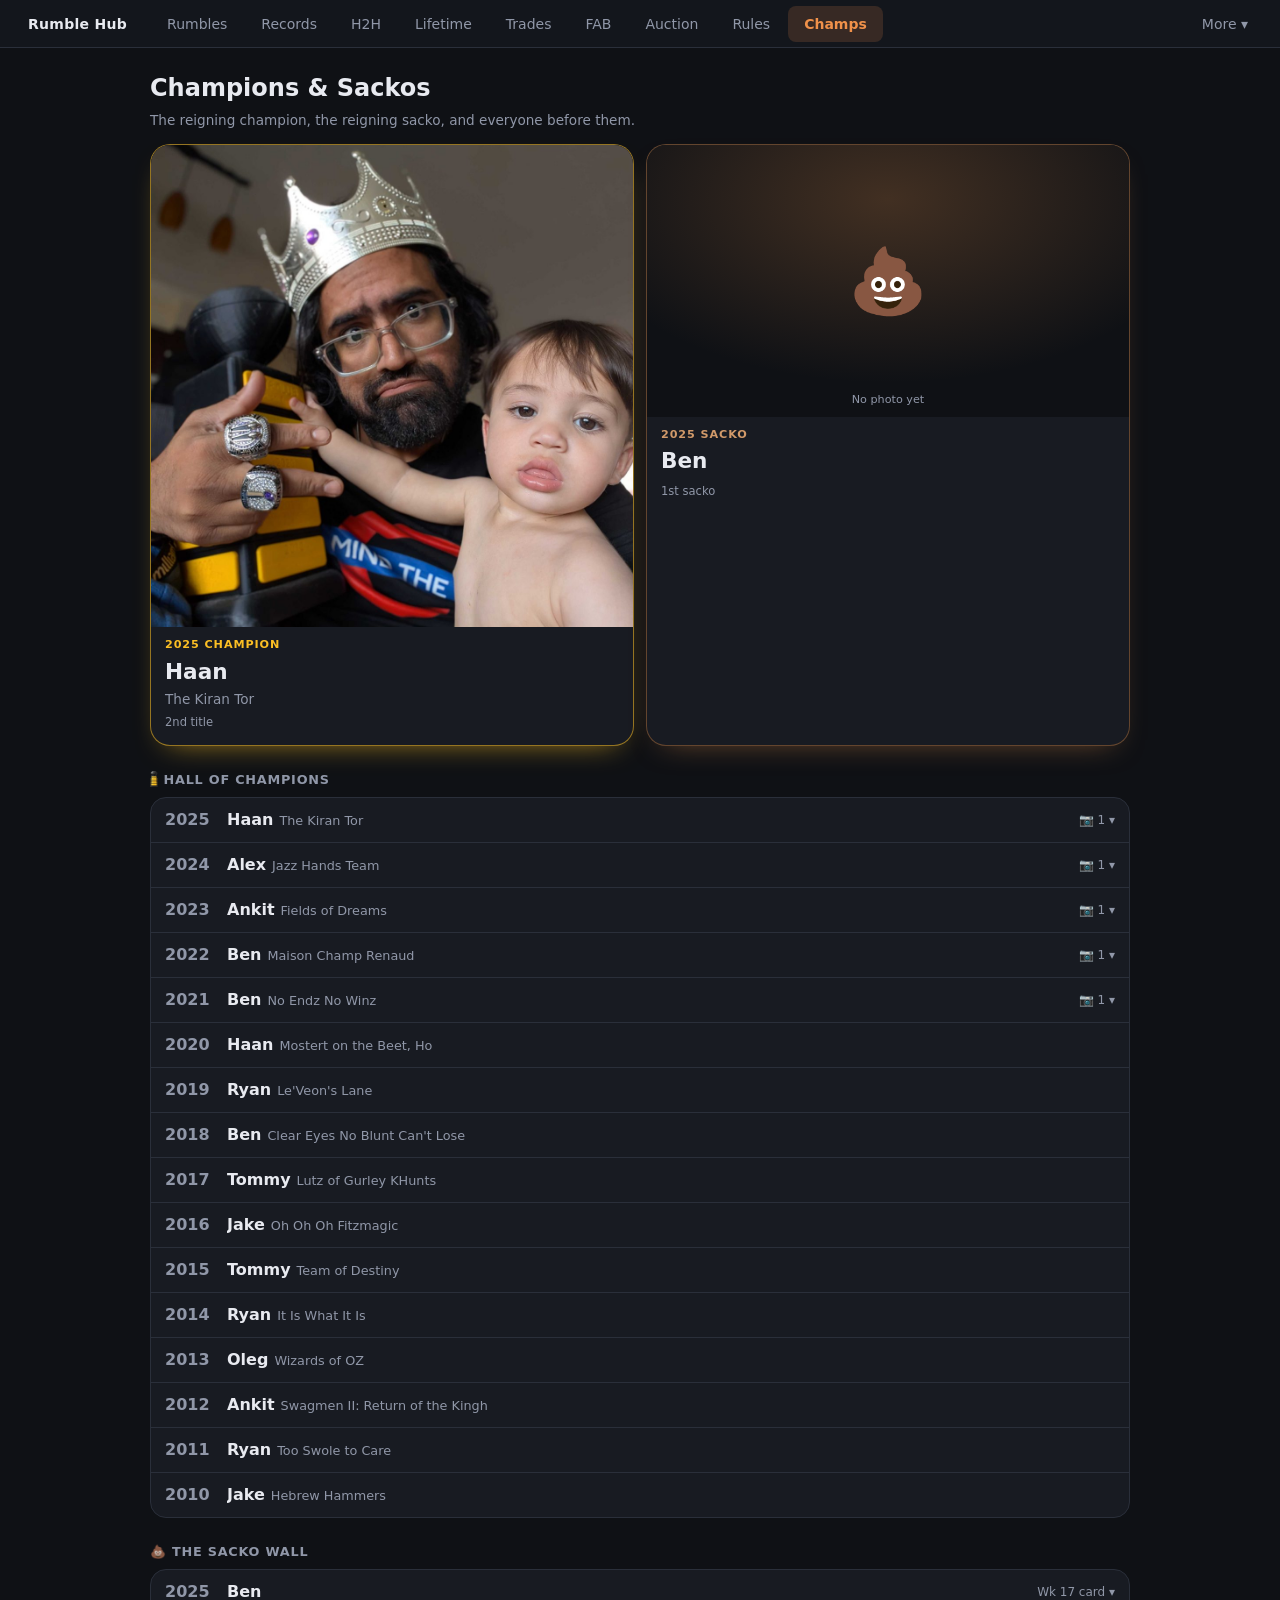
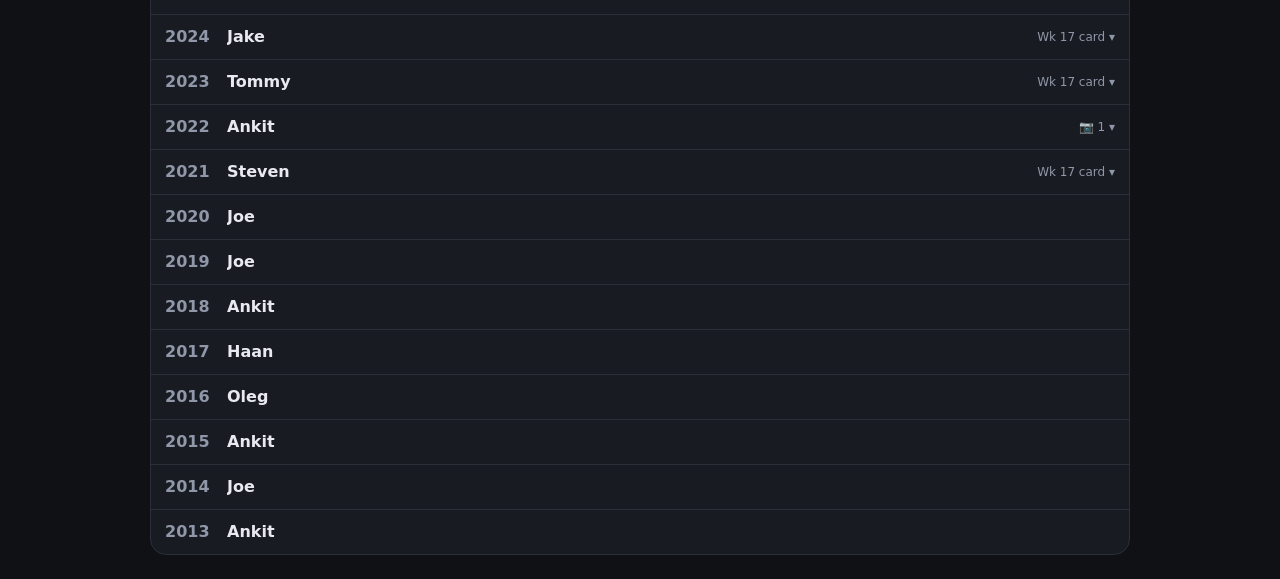
<file: champions/index.html>
<!doctype html>
<html lang="en"><head><meta charset="utf-8">
<meta name="viewport" content="width=device-width, initial-scale=1, viewport-fit=cover">
<title>Champions &amp; Sackos</title>
<link rel="stylesheet" href="/shell/tokens.css">
<style>
  .dtf-wrap { max-width: 980px; margin: 0 auto; padding: 14px 16px 24px; }
  h1 { margin: 4px 0 2px; font-size: 1.5rem; }
  .sub { margin: 0 0 14px; color: var(--dtf-dim); font-size: .85rem; }
  .hero { display: grid; grid-template-columns: 1fr; gap: 12px; }
  @media (min-width: 700px) { .hero { grid-template-columns: 1fr 1fr; } }
  .card { --c: #fbbf24; position: relative; overflow: hidden; border-radius: 20px; border: 1.5px solid color-mix(in srgb, var(--c) 55%, transparent); background: var(--dtf-panel); box-shadow: 0 12px 30px -18px color-mix(in srgb, var(--c) 80%, transparent); }
  .card.sacko { --c: #a0683a; }
  .shot { position: relative; aspect-ratio: 16 / 9; width: 100%; display: flex; align-items: center; justify-content: center; font-size: 4rem; background: radial-gradient(90% 90% at 50% 20%, color-mix(in srgb, var(--c) 35%, transparent), transparent 75%), var(--dtf-bg, #0f1115); }
  .shot:not(.none) { aspect-ratio: 1 / 1; }
  .shot img { width: 100%; height: 100%; object-fit: cover; object-position: 50% 40%; display: block; }
  .shot.none small { position: absolute; bottom: 8px; left: 0; right: 0; text-align: center; font-size: .7rem; color: var(--dtf-dim); }
  .cap { padding: 10px 14px 12px; }
  .kick { font-size: .7rem; font-weight: 800; letter-spacing: .08em; text-transform: uppercase; color: var(--c); }
  .card.sacko .kick { color: #d19a6a; }
  .who { margin: 2px 0 0; font-size: 1.35rem; font-weight: 800; }
  .team { color: var(--dtf-dim); font-size: .85rem; }
  .tally { display: inline-block; margin-top: 4px; font-size: .72rem; color: var(--dtf-dim); }
  h2 { margin: 22px 2px 6px; font-size: 1rem; }
  .tr { height: 1.25em; width: auto; vertical-align: -.25em; }
  .shot .tr { height: 78%; vertical-align: baseline; filter: drop-shadow(0 6px 14px rgba(0,0,0,.5)); }
  .list { border: 1px solid var(--dtf-border); border-radius: 16px; background: var(--dtf-panel); overflow: hidden; }
  .item { border-top: 1px solid var(--dtf-border); }
  .item:first-child { border-top: 0; }
  .item > summary, .item > .line { display: grid; grid-template-columns: 52px minmax(0, 1fr) auto; gap: 10px; align-items: center; padding: 10px 14px; list-style: none; }
  .item > summary { cursor: pointer; }
  .item > summary::-webkit-details-marker { display: none; }
  .yr { font-weight: 800; color: var(--dtf-dim); }
  .nm { font-weight: 700; min-width: 0; overflow: hidden; text-overflow: ellipsis; white-space: nowrap; }
  .nm i { font-style: normal; font-weight: 400; color: var(--dtf-dim); font-size: .8rem; margin-left: 6px; }
  .cam { font-size: .75rem; color: var(--dtf-dim); }
  .item[open] > summary .cam::after { content: " ▴"; } .item:not([open]) > summary .cam::after { content: " ▾"; }
  .you { margin-left: 6px; padding: 1px 6px; border-radius: 8px; background: #fbbf24; color: #0f1115; font-size: .62rem; font-weight: 800; }
  .pics { display: grid; grid-template-columns: repeat(auto-fill, minmax(150px, 1fr)); gap: 8px; padding: 0 14px 14px; }
  .pics figure { margin: 0; }
  .pics img { width: 100%; border-radius: 12px; display: block; aspect-ratio: 3 / 4; object-fit: cover; object-position: 50% 20%; background: #000; }
  .pics figcaption { margin-top: 3px; font-size: .72rem; color: var(--dtf-dim); }
  /* the finals-week Rumble card, squeezed to sit beside a photo: team, then the starters, then the total */
  .rcard { min-width: 0; border: 1px solid var(--dtf-border); border-radius: 12px; background: color-mix(in srgb, var(--dtf-bg) 55%, var(--dtf-panel)); padding: 7px 8px 6px; font-size: .66rem; line-height: 1.25; align-self: start; }
  .rch { display: flex; align-items: center; gap: 6px; padding-bottom: 5px; margin-bottom: 3px; border-bottom: 1px solid var(--dtf-border); }
  .rch .lg { flex: none; width: 28px; height: 28px; border-radius: 50%; object-fit: cover; background: #232a36; display: grid; place-items: center; font-weight: 800; font-size: .8rem; color: var(--dtf-dim); }
  .rct { min-width: 0; } .rct b { display: block; font-size: .74rem; overflow: hidden; text-overflow: ellipsis; white-space: nowrap; } .rct span { display: block; color: var(--dtf-dim); white-space: nowrap; overflow: hidden; text-overflow: ellipsis; }
  .rcl { display: grid; grid-template-columns: 22px minmax(0, 1fr) auto; gap: 4px; padding: 1px 0; } .rcl i { font-style: normal; color: var(--dtf-dim); } .rcl span { overflow: hidden; text-overflow: ellipsis; white-space: nowrap; } .rcl em { font-style: normal; font-variant-numeric: tabular-nums; }
  .rcf { display: flex; justify-content: space-between; gap: 6px; margin-top: 3px; padding-top: 4px; border-top: 1px solid var(--dtf-border); color: var(--dtf-dim); } .rcf b { color: var(--dtf-text); font-variant-numeric: tabular-nums; }
  .rcf .watch { color: var(--dtf-accent); font-weight: 700; text-decoration: none; white-space: nowrap; overflow: hidden; text-overflow: ellipsis; min-width: 0; }
  .hint { margin-top: 18px; font-size: .78rem; color: var(--dtf-dim); }
</style>
</head><body class="dtf-page"><div class="dtf-wrap">
<h1>Champions &amp; Sackos</h1>
<p class="sub">The reigning champion, the reigning sacko, and everyone before them.</p>
<div class="hero" id="hero"></div>
<h2><img class="tr" src="/shell/icons/trophy.png" alt="" decoding="async"> Hall of Champions</h2><div class="list" id="champs"></div>
<h2>💩 The Sacko Wall</h2><div class="list" id="sackos"></div>
<p class="hint" id="hint" hidden>Photos: send them to Claude with the year and champion / sacko, or add the files to <code>champions/photos/</code> and list them in <code>champions/data.json</code>.</p>
</div>
<script>
(function () {
  var $ = function (id) { return document.getElementById(id); };
  function esc(s) { return String(s == null ? '' : s).replace(/[&<>"]/g, function (c) { return { '&': '&amp;', '<': '&lt;', '>': '&gt;', '"': '&quot;' }[c]; }); }
  function me() { try { var v = JSON.parse(localStorage.getItem('dtf.me') || 'null'); return v && v.name || null; } catch (e) { return null; } }
  function ord(n) { var s = ['th', 'st', 'nd', 'rd'], v = n % 100; return n + (s[(v - 20) % 10] || s[v] || s[0]); }
  var CARDS = {};
  var cardsP = fetch('/champions/cards.json', { cache: 'no-cache' }).then(function (r) { return r.ok ? r.json() : {}; }).then(function (j) { CARDS = (j && j.seasons) || {}; }).catch(function () {});
  fetch('/champions/data.json', { cache: 'no-cache' }).then(function (r) { return r.json(); }).then(function (d) { return cardsP.then(function () { return d; }); }).then(function (d) {
    var seasons = (d.seasons || []).slice().sort(function (a, b) { return b.season - a.season; }), mine = me(), anyPhoto = false;
    function tally(kind, m, upTo) { return seasons.filter(function (s) { return s[kind] && s[kind].m === m && s.season <= upTo; }).length; }
    function you(m) { return m === mine ? '<span class="you">YOU</span>' : ''; }
    function card(kind, s) {
      var e = s[kind]; if (!e) return '';
      var photo = (e.photos || [])[0], isC = kind === 'champion', n = tally(kind, e.m, s.season);
      return '<div class="card' + (isC ? '' : ' sacko') + '"><div class="shot' + (photo ? '' : ' none') + '">' +
        (photo ? '<img src="' + esc(photo.src) + '" alt="' + esc(e.m) + '" loading="lazy">' : (isC ? '<img class="tr" src="/shell/icons/trophy.png" alt="" decoding="async">' : '💩') + '<small>No photo yet</small>') + '</div>' +
        '<div class="cap"><div class="kick">' + s.season + (isC ? ' champion' : ' sacko') + '</div><div class="who">' + esc(e.m) + you(e.m) + '</div>' +
        (e.team ? '<div class="team">' + esc(e.team) + '</div>' : '') + '<span class="tally">' + ord(n) + (isC ? ' title' : ' sacko') + '</span></div></div>';
    }
    var latest = seasons.filter(function (s) { return s.champion; })[0], latestS = seasons.filter(function (s) { return s.sacko; })[0];
    $('hero').innerHTML = (latest ? card('champion', latest) : '') + (latestS ? card('sacko', latestS) : '');
    function rcard(rc) {
      var logo = rc.logo ? '<img class="lg" src="' + esc(rc.logo) + '" alt="" loading="lazy" referrerpolicy="no-referrer" onerror="this.outerHTML=\'<span class=lg>' + esc((rc.team || rc.m || '?').charAt(0)) + '</span>\'">' : '<span class="lg">' + esc((rc.team || rc.m || '?').charAt(0)) + '</span>';
      return '<div class="rcard" aria-label="Week ' + rc.week + ' lineup"><div class="rch">' + logo + '<div class="rct"><b>' + esc(rc.team || rc.m) + '</b><span>' + esc(rc.record) + ' reg. season</span></div></div>' +
        rc.lineup.map(function (l) { return '<div class="rcl"><i>' + esc(l.s) + '</i><span>' + esc(l.n) + '</span><em>' + l.p.toFixed(1) + '</em></div>'; }).join('') +
        '<div class="rcf">' + (rc.link ? '<a class="watch" href="' + esc(rc.link) + '" title="Watch the final in Rumble Central" aria-label="Watch the final in Rumble Central">▶ Watch</a>' : '<span>Total</span>') + '<b>' + rc.total.toFixed(1) + '</b></div></div>';
    }
    function list(kind, el) {
      el.innerHTML = seasons.filter(function (s) { return s[kind]; }).map(function (s) {
        var e = s[kind], ph = e.photos || [], rc = (CARDS[s.season] || {})[kind], head = '<span class="yr">' + s.season + '</span><span class="nm">' + esc(e.m) + you(e.m) + (e.team ? '<i>' + esc(e.team) + '</i>' : '') + '</span>';
        if (!ph.length && !rc) return '<div class="item"><div class="line">' + head + '<span class="cam"></span></div></div>';
        if (ph.length) anyPhoto = true;
        return '<details class="item"><summary>' + head + '<span class="cam">' + (ph.length ? '📷 ' + ph.length : 'Wk ' + rc.week + ' card') + '</span></summary><div class="pics">' +
          ph.map(function (p) { return '<figure><img src="' + esc(p.src) + '" alt="' + esc(e.m) + ' ' + s.season + '" loading="lazy">' + (p.caption ? '<figcaption>' + esc(p.caption) + '</figcaption>' : '') + '</figure>'; }).join('') + (rc ? rcard(rc) : '') + '</div></details>';
      }).join('');
    }
    list('champion', $('champs')); list('sacko', $('sackos'));
    $('hint').hidden = anyPhoto || !/[?&]help/.test(location.search);
  }).catch(function () { $('hero').innerHTML = '<p>Couldn’t load the list. Check your connection and refresh.</p>'; });
})();
</script>
<script src="/shell/nav.js" defer></script></body></html>
</file>
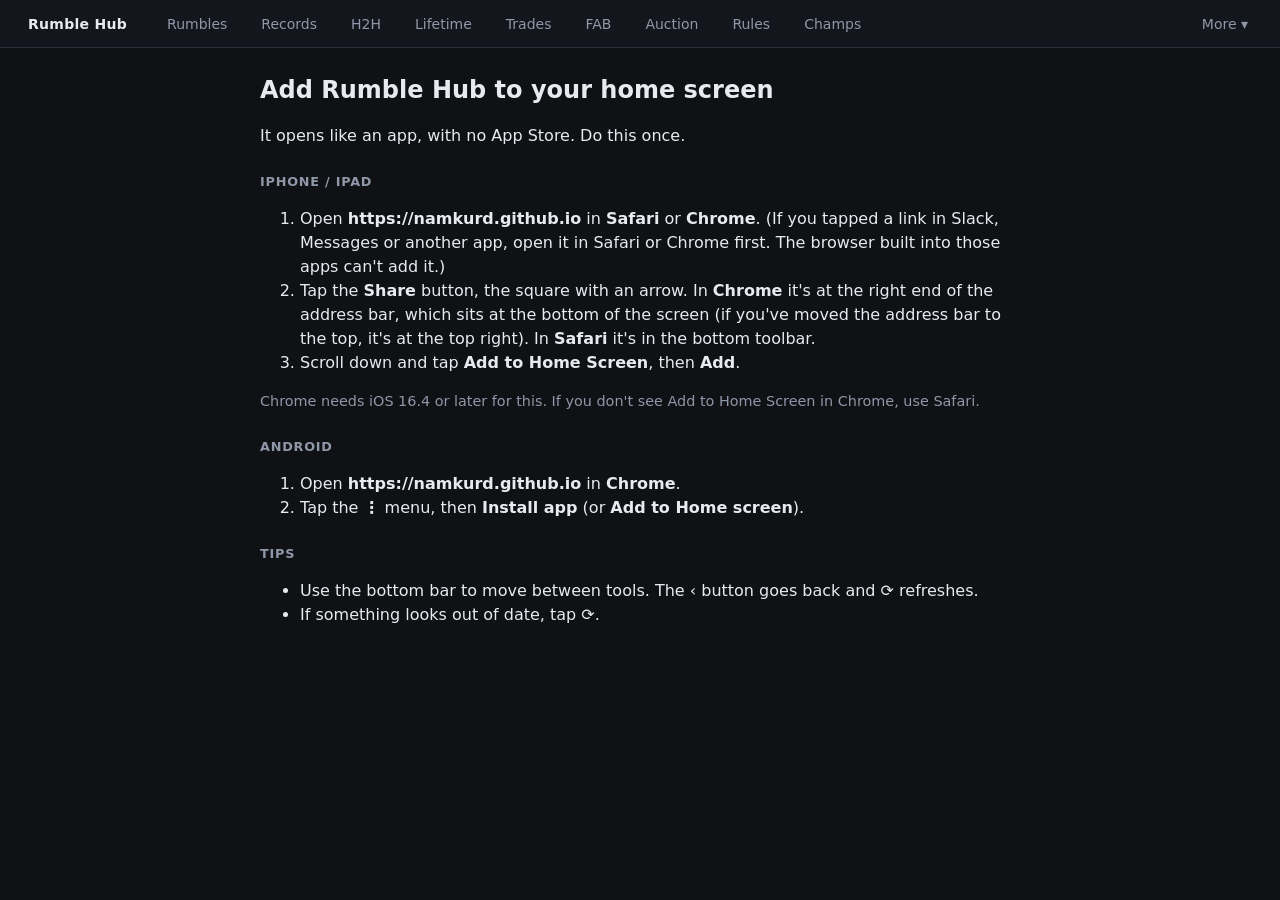
<file: install/index.html>
<!doctype html>
<html lang="en"><head><meta charset="utf-8">
<meta name="viewport" content="width=device-width, initial-scale=1, viewport-fit=cover">
<title>Add to Home Screen</title>
<link rel="stylesheet" href="/shell/tokens.css">
</head><body class="dtf-page"><div class="dtf-wrap">
<h1>Add Rumble Hub to your home screen</h1>
<p>It opens like an app, with no App Store. Do this once.</p>
<h2>iPhone / iPad</h2>
<ol>
<li>Open <b>https://namkurd.github.io</b> in <b>Safari</b> or <b>Chrome</b>. (If you tapped a link in Slack, Messages or another app, open it in Safari or Chrome first. The browser built into those apps can't add it.)</li>
<li>Tap the <b>Share</b> button, the square with an arrow. In <b>Chrome</b> it's at the right end of the address bar, which sits at the bottom of the screen (if you've moved the address bar to the top, it's at the top right). In <b>Safari</b> it's in the bottom toolbar.</li>
<li>Scroll down and tap <b>Add to Home Screen</b>, then <b>Add</b>.</li>
</ol>
<p class="note">Chrome needs iOS 16.4 or later for this. If you don't see Add to Home Screen in Chrome, use Safari.</p>
<h2>Android</h2>
<ol>
<li>Open <b>https://namkurd.github.io</b> in <b>Chrome</b>.</li>
<li>Tap the <b>⋮</b> menu, then <b>Install app</b> (or <b>Add to Home screen</b>).</li>
</ol>
<h2>Tips</h2>
<ul>
<li>Use the bottom bar to move between tools. The ‹ button goes back and ⟳ refreshes.</li>
<li>If something looks out of date, tap ⟳.</li>
</ul>
</div><script src="/shell/nav.js" defer></script></body></html>
</file>
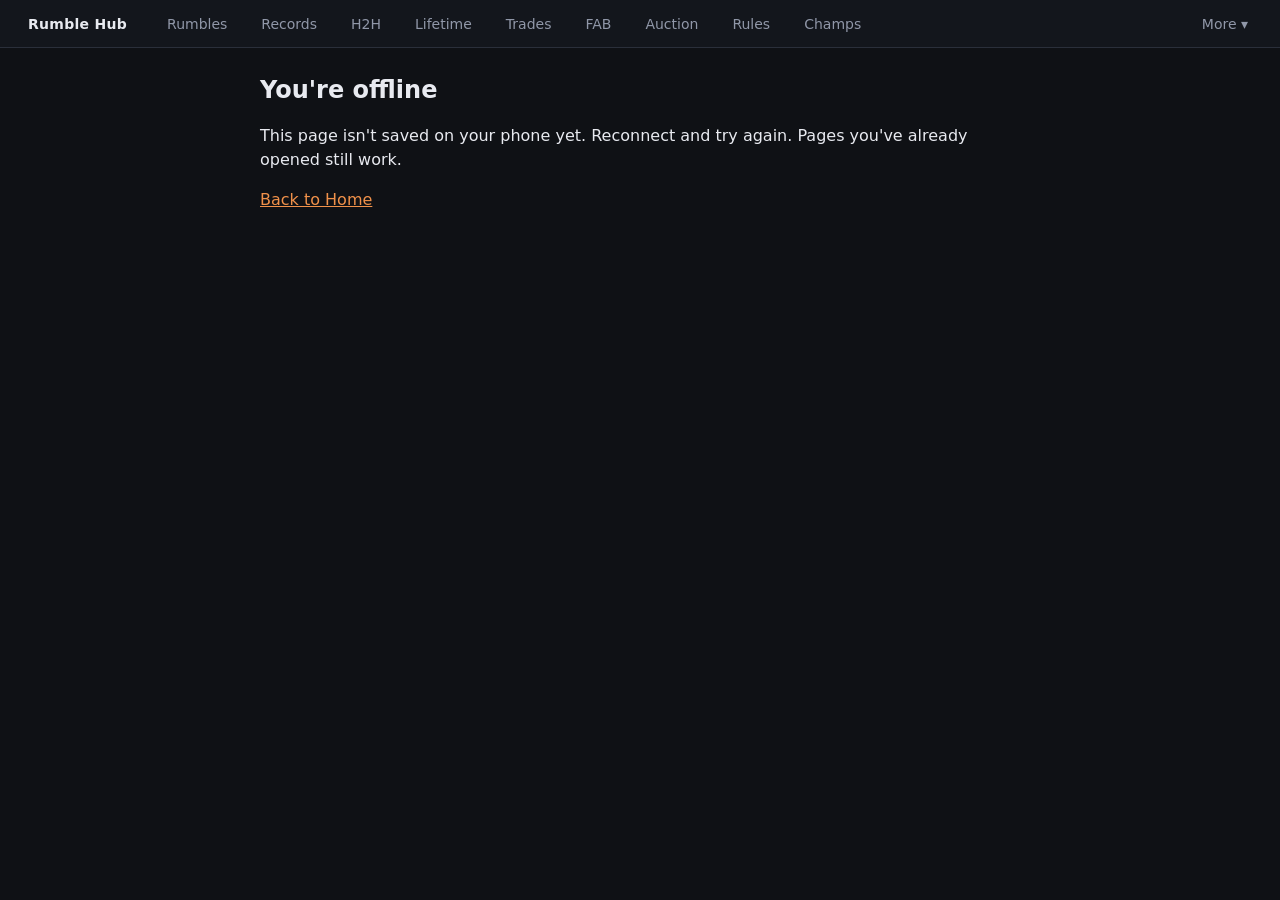
<file: offline.html>
<!doctype html>
<html lang="en"><head><meta charset="utf-8">
<meta name="viewport" content="width=device-width, initial-scale=1, viewport-fit=cover">
<title>Offline</title>
<link rel="stylesheet" href="/shell/tokens.css">
</head><body class="dtf-page"><div class="dtf-wrap">
<h1>You're offline</h1>
<p>This page isn't saved on your phone yet. Reconnect and try again. Pages you've already opened still work.</p>
<p><a href="/">Back to Home</a></p>
</div><script src="/shell/nav.js" defer></script></body></html>
</file>
<file: shell/tokens.css>
/* DTF Club shared design tokens (opt-in for tools; the hub pages use them). */
:root {
  color-scheme: dark;   /* the app is dark only */
  --dtf-bg: #0f1115; --dtf-panel: #181b22; --dtf-border: #2a2f3a; --dtf-text: #e8eaf0; --dtf-dim: #9097a8; --dtf-accent: #f0914a;
  --dtf-font: system-ui, -apple-system, "Segoe UI", Roboto, sans-serif;
}
.dtf-page { margin: 0; background: var(--dtf-bg); color: var(--dtf-text); font: 16px/1.5 var(--dtf-font); }
.dtf-wrap { max-width: 760px; margin: 0 auto; padding: 16px; }
.dtf-wrap h1 { font-size: 1.5rem; margin: 8px 0 4px; }
.dtf-wrap h2 { font-size: .8rem; letter-spacing: .06em; text-transform: uppercase; color: var(--dtf-dim); margin: 24px 0 8px; }
.dtf-wrap a { color: var(--dtf-accent); }
.dtf-card { display: block; background: var(--dtf-panel); border: 1px solid var(--dtf-border); border-radius: 12px; padding: 12px 14px; color: inherit; text-decoration: none; }
.dtf-grid { display: grid; grid-template-columns: repeat(auto-fill, minmax(220px, 1fr)); gap: 10px; }
.dtf-card b { display: block; } .dtf-card span { color: var(--dtf-dim); font-size: .85rem; }
.dtf-wrap .note { color: var(--dtf-dim); font-size: .9rem; }
</file>
